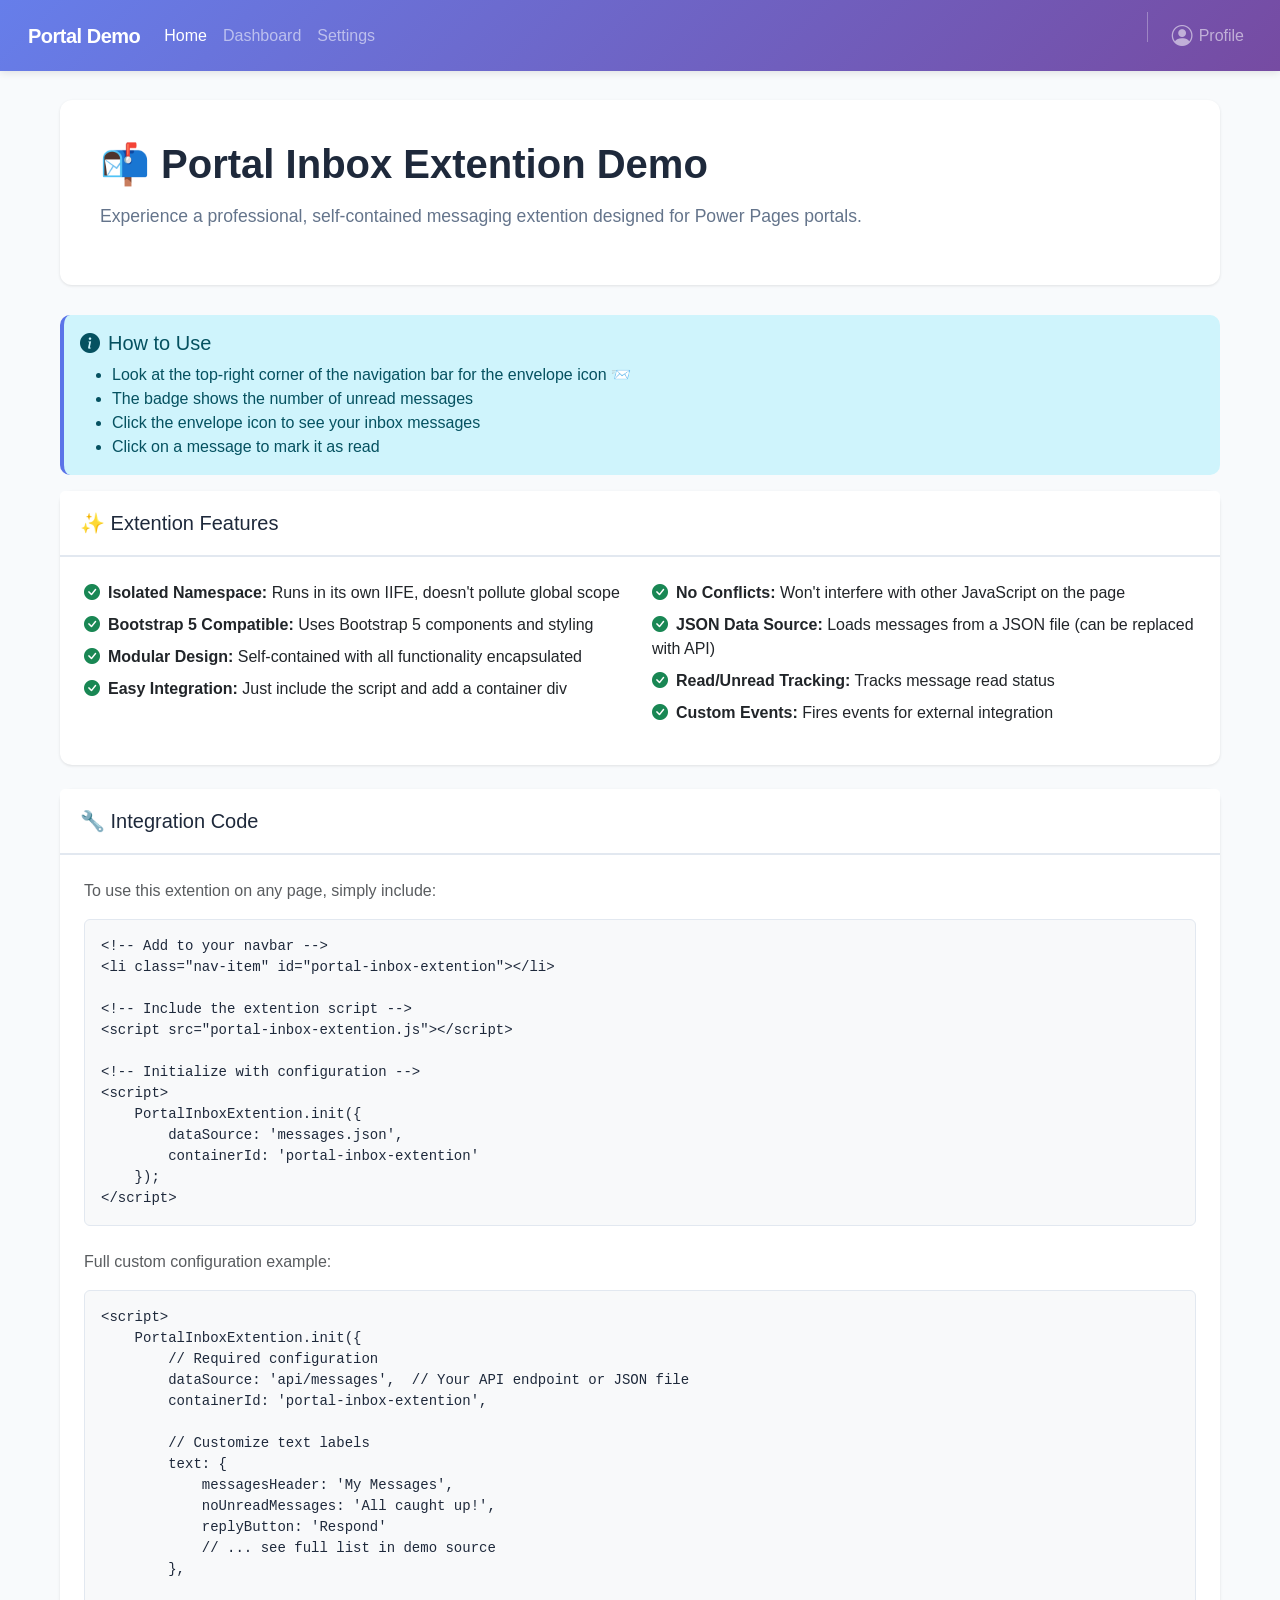
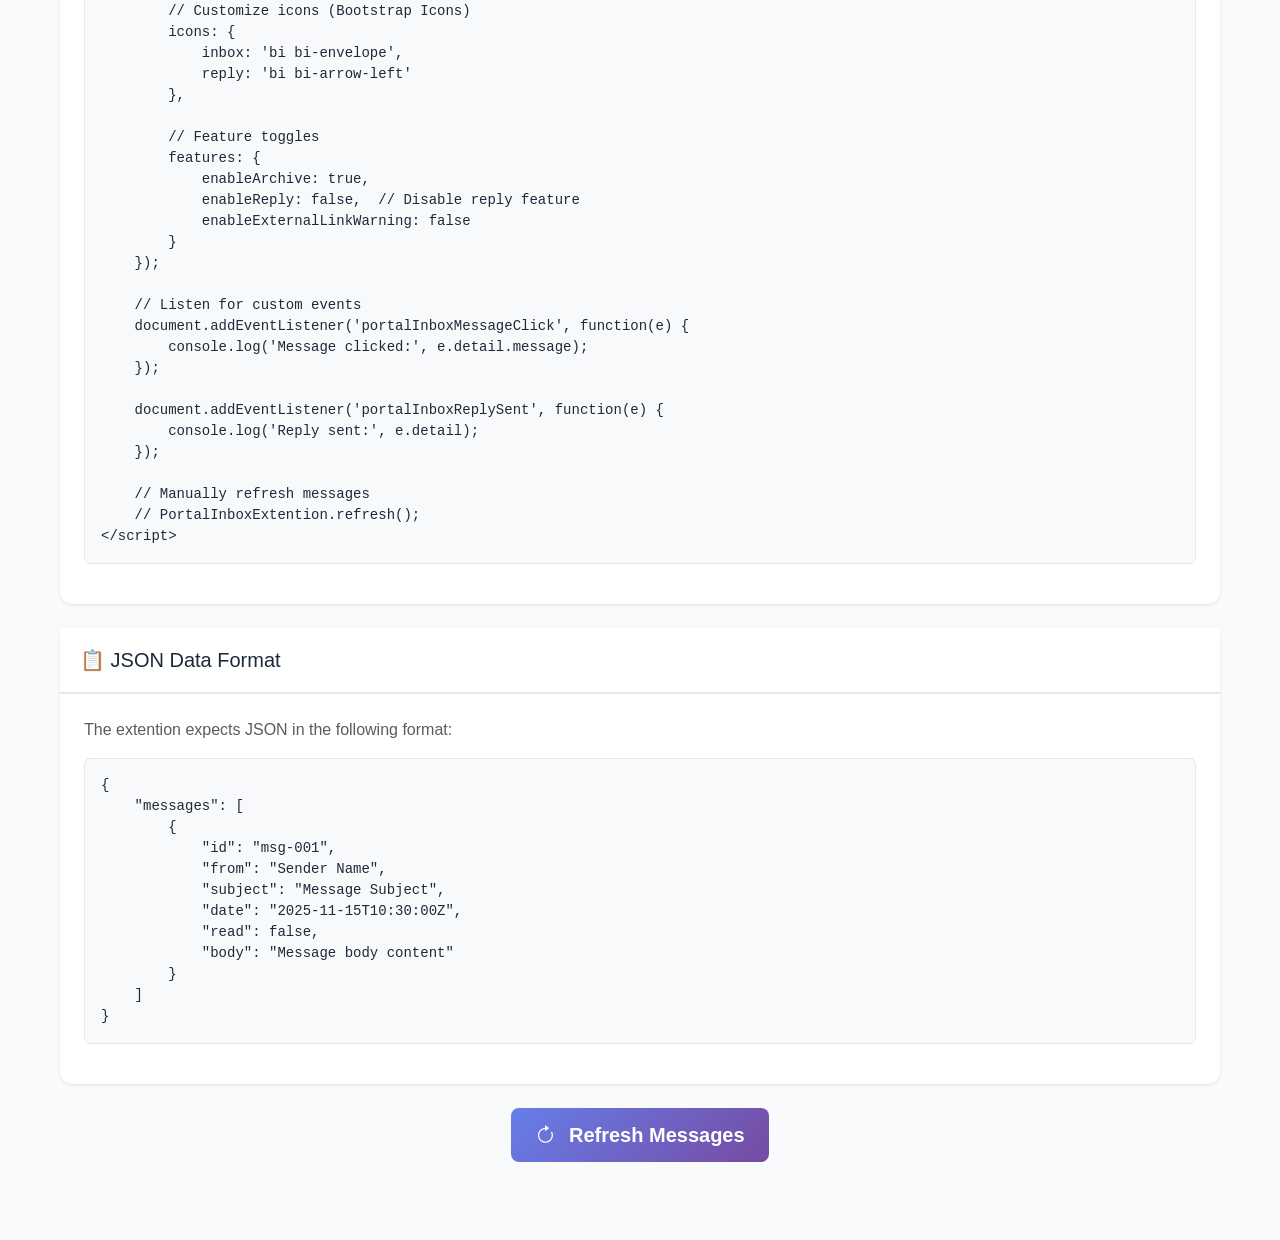
<file: portal-inbox-extention/index.html>
<!DOCTYPE html>
<html lang="en">
<head>
    <meta charset="UTF-8">
    <meta name="viewport" content="width=device-width, initial-scale=1.0">
    <title>Portal Inbox Extention - Demo</title>
    
    <!-- Bootstrap 5 CSS -->
    <link href="https://cdn.jsdelivr.net/npm/bootstrap@5.3.2/dist/css/bootstrap.min.css" rel="stylesheet">
    
    <!-- Bootstrap Icons -->
    <link rel="stylesheet" href="https://cdn.jsdelivr.net/npm/bootstrap-icons@1.11.1/font/bootstrap-icons.css">
    
    <style>
        :root {
            --primary-color: #5b73e8;
            --secondary-color: #4a5568;
            --success-color: #10b981;
            --danger-color: #ef4444;
            --light-bg: #f8fafc;
            --border-color: #e2e8f0;
            --text-muted: #64748b;
        }

        body {
            padding-top: 70px;
            background-color: var(--light-bg);
            font-family: -apple-system, BlinkMacSystemFont, 'Segoe UI', Roboto, 'Helvetica Neue', Arial, sans-serif;
        }

        /* Navbar Styling */
        .navbar {
            box-shadow: 0 2px 8px rgba(0, 0, 0, 0.1);
            background: linear-gradient(135deg, #667eea 0%, #764ba2 100%) !important;
            padding: 0.75rem 1rem;
        }

        .navbar-brand {
            font-weight: 600;
            font-size: 1.25rem;
            letter-spacing: -0.5px;
        }

        /* Navbar Separator */
        .navbar-divider {
            width: 1px;
            height: 30px;
            background-color: rgba(255, 255, 255, 0.3);
            margin: 0 1rem;
        }

        /* Demo Content */
        .demo-content {
            max-width: 1200px;
            margin: 0 auto;
            padding: 30px 20px;
        }

        .hero-section {
            background: white;
            border-radius: 12px;
            padding: 40px;
            margin-bottom: 30px;
            box-shadow: 0 1px 3px rgba(0, 0, 0, 0.1);
        }

        .hero-section h1 {
            color: #1e293b;
            font-weight: 700;
            margin-bottom: 15px;
        }

        .hero-section .lead {
            color: var(--text-muted);
            font-size: 1.1rem;
        }

        /* Card Styling */
        .card {
            border: none;
            border-radius: 12px;
            box-shadow: 0 1px 3px rgba(0, 0, 0, 0.1);
            margin-bottom: 24px;
            transition: transform 0.2s, box-shadow 0.2s;
        }

        .card:hover {
            transform: translateY(-2px);
            box-shadow: 0 4px 12px rgba(0, 0, 0, 0.15);
        }

        .card-header {
            background-color: white;
            border-bottom: 2px solid var(--border-color);
            padding: 20px;
            font-weight: 600;
            color: #1e293b;
        }

        .card-body {
            padding: 24px;
        }

        /* Alert Styling */
        .alert {
            border: none;
            border-radius: 10px;
            border-left: 4px solid var(--primary-color);
        }

        /* Badge Styling */
        #portal-inbox-badge {
            font-size: 0.65rem;
            padding: 0.25em 0.5em;
            font-weight: 600;
        }

        /* Dropdown Menu Styling */
        .dropdown-menu {
            border: none;
            border-radius: 12px;
            box-shadow: 0 10px 40px rgba(0, 0, 0, 0.15);
            padding: 0;
            overflow: hidden;
            margin-top: 0.5rem !important;
        }

        .dropdown-header {
            background: linear-gradient(135deg, #667eea 0%, #764ba2 100%);
            color: white;
            font-weight: 700;
            font-size: 1rem;
            padding: 16px 20px;
            margin: 0;
            border-radius: 0;
        }

        .dropdown-divider {
            margin: 0;
            border-color: var(--border-color);
        }

        .dropdown-item {
            padding: 16px 20px;
            transition: background-color 0.15s;
            border-bottom: 1px solid var(--border-color);
        }

        .dropdown-item:last-child {
            border-bottom: none;
        }

        .dropdown-item:hover {
            background-color: #f1f5f9;
        }

        .dropdown-item.fw-bold {
            background-color: #f8f9ff;
        }

        /* Message Item Styling */
        .message-from {
            color: #1e293b;
            font-weight: 600;
            font-size: 0.95rem;
        }

        .message-subject {
            color: var(--secondary-color);
            font-size: 0.9rem;
            line-height: 1.4;
        }

        .message-time {
            color: var(--text-muted);
            font-size: 0.8rem;
        }

        .badge.bg-primary {
            background-color: var(--primary-color) !important;
            font-size: 0.7rem;
            padding: 0.25em 0.6em;
            font-weight: 600;
        }

        /* Nav Link Icons */
        .nav-link {
            display: flex;
            align-items: center;
            gap: 6px;
            transition: opacity 0.2s;
            cursor: pointer;
        }

        .nav-link:hover {
            opacity: 0.8;
        }

        .nav-link i {
            font-size: 1.3rem;
        }

        /* Dropdown toggle cursor */
        .dropdown-toggle {
            cursor: pointer;
        }

        /* Button Styling */
        .btn-primary {
            background: linear-gradient(135deg, #667eea 0%, #764ba2 100%);
            border: none;
            padding: 12px 24px;
            font-weight: 600;
            border-radius: 8px;
            transition: transform 0.2s, box-shadow 0.2s;
        }

        .btn-primary:hover {
            transform: translateY(-2px);
            box-shadow: 0 4px 12px rgba(102, 126, 234, 0.4);
            background: linear-gradient(135deg, #5563d1 0%, #673d8f 100%);
        }

        /* Code Block Styling */
        pre {
            border-radius: 8px;
            border: 1px solid var(--border-color);
        }

        pre code {
            color: #1e293b;
            font-size: 0.875rem;
        }

        /* Responsive */
        @media (max-width: 768px) {
            .hero-section {
                padding: 24px;
            }
            
            .navbar-divider {
                display: none;
            }
        }

        /* Empty State */
        .dropdown-item-text {
            padding: 20px;
            text-align: center;
        }

        /* Toggle View Button */
        #portal-toggle-view {
            transition: background-color 0.2s;
        }

        #portal-toggle-view:hover {
            background-color: #f8f9ff !important;
        }

        /* Avatar placeholder for messages */
        .message-avatar {
            width: 40px;
            height: 40px;
            border-radius: 50%;
            background: linear-gradient(135deg, #667eea 0%, #764ba2 100%);
            display: inline-flex;
            align-items: center;
            justify-content: center;
            color: white;
            font-weight: 600;
            margin-right: 12px;
            flex-shrink: 0;
        }

        /* Modal Styling */
        .modal-content {
            border: none;
            border-radius: 12px;
            box-shadow: 0 10px 40px rgba(0, 0, 0, 0.2);
        }

        .modal-header {
            background: linear-gradient(135deg, #667eea 0%, #764ba2 100%);
            color: white;
            border-radius: 12px 12px 0 0;
            padding: 1.25rem 1.5rem;
        }

        .modal-header .btn-close {
            filter: brightness(0) invert(1);
            opacity: 0.8;
        }

        .modal-header .btn-close:hover {
            opacity: 1;
        }

        .modal-title {
            font-weight: 600;
            font-size: 1.1rem;
        }

        .modal-body {
            padding: 1.5rem;
            max-height: 70vh;
            overflow-y: auto;
        }

        .modal-footer {
            border-top: 1px solid var(--border-color);
            padding: 1rem 1.5rem;
        }

        /* Message Modal Specific */
        .message-header {
            padding-bottom: 1rem;
            border-bottom: 1px solid var(--border-color);
        }

        .message-body {
            padding: 1rem 0;
            line-height: 1.6;
            color: var(--secondary-color);
        }

        .message-body a {
            color: var(--primary-color);
            text-decoration: none;
            font-weight: 500;
            border-bottom: 1px solid transparent;
            transition: border-bottom-color 0.2s;
            cursor: pointer;
        }

        .message-body a:hover {
            border-bottom-color: var(--primary-color);
        }

        /* Reply Section */
        .reply-compose {
            background-color: #f8f9ff;
            padding: 1.25rem;
            border-radius: 8px;
            border: 2px solid var(--primary-color);
        }

        #portalReplyText {
            border: 1px solid var(--border-color);
            border-radius: 6px;
            font-size: 0.95rem;
            resize: vertical;
        }

        #portalReplyText:focus {
            border-color: var(--primary-color);
            box-shadow: 0 0 0 0.2rem rgba(102, 126, 234, 0.25);
        }
    </style>
</head>
<body>
    <!-- Navigation Bar -->
    <nav class="navbar navbar-expand-lg navbar-dark bg-dark fixed-top">
        <div class="container-fluid">
            <a class="navbar-brand" href="#">Portal Demo</a>
            <button class="navbar-toggler" type="button" data-bs-toggle="collapse" data-bs-target="#navbarNav" aria-controls="navbarNav" aria-expanded="false" aria-label="Toggle navigation">
                <span class="navbar-toggler-icon"></span>
            </button>
            <div class="collapse navbar-collapse" id="navbarNav">
                <ul class="navbar-nav me-auto">
                    <li class="nav-item">
                        <a class="nav-link active" href="#">Home</a>
                    </li>
                    <li class="nav-item">
                        <a class="nav-link" href="#">Dashboard</a>
                    </li>
                    <li class="nav-item">
                        <a class="nav-link" href="#">Settings</a>
                    </li>
                </ul>
                
                                <!-- Portal Inbox Extention Container -->
                <ul class="navbar-nav ms-auto">
                    <li class="nav-item" id="portal-inbox-extention">
                        <!-- Extention will be injected here -->
                    <li class="navbar-divider"></li>
                    <li class="nav-item">
                        <a class="nav-link" href="#">
                            <i class="bi bi-person-circle"></i>
                            <span class="d-none d-md-inline">Profile</span>
                        </a>
                    </li>
                </ul>
            </div>
        </div>
    </nav>

    <!-- Main Content -->
    <div class="demo-content">
        <div class="hero-section">
            <h1>📬 Portal Inbox Extention Demo</h1>
            <p class="lead">Experience a professional, self-contained messaging extention designed for Power Pages portals.</p>
        </div>
        
        <div class="alert alert-info">
            <h5><i class="bi bi-info-circle-fill me-2"></i>How to Use</h5>
            <ul class="mb-0">
                <li>Look at the top-right corner of the navigation bar for the envelope icon 📨</li>
                <li>The badge shows the number of unread messages</li>
                <li>Click the envelope icon to see your inbox messages</li>
                <li>Click on a message to mark it as read</li>
            </ul>
        </div>

        <div class="card">
            <div class="card-header">
                <h5 class="mb-0">✨ Extention Features</h5>
            </div>
            <div class="card-body">
                <div class="row">
                    <div class="col-md-6">
                        <ul class="list-unstyled">
                            <li class="mb-2"><i class="bi bi-check-circle-fill text-success me-2"></i><strong>Isolated Namespace:</strong> Runs in its own IIFE, doesn't pollute global scope</li>
                            <li class="mb-2"><i class="bi bi-check-circle-fill text-success me-2"></i><strong>Bootstrap 5 Compatible:</strong> Uses Bootstrap 5 components and styling</li>
                            <li class="mb-2"><i class="bi bi-check-circle-fill text-success me-2"></i><strong>Modular Design:</strong> Self-contained with all functionality encapsulated</li>
                            <li class="mb-2"><i class="bi bi-check-circle-fill text-success me-2"></i><strong>Easy Integration:</strong> Just include the script and add a container div</li>
                        </ul>
                    </div>
                    <div class="col-md-6">
                        <ul class="list-unstyled">
                            <li class="mb-2"><i class="bi bi-check-circle-fill text-success me-2"></i><strong>No Conflicts:</strong> Won't interfere with other JavaScript on the page</li>
                            <li class="mb-2"><i class="bi bi-check-circle-fill text-success me-2"></i><strong>JSON Data Source:</strong> Loads messages from a JSON file (can be replaced with API)</li>
                            <li class="mb-2"><i class="bi bi-check-circle-fill text-success me-2"></i><strong>Read/Unread Tracking:</strong> Tracks message read status</li>
                            <li class="mb-2"><i class="bi bi-check-circle-fill text-success me-2"></i><strong>Custom Events:</strong> Fires events for external integration</li>
                        </ul>
                    </div>
                </div>
            </div>
        </div>

        <div class="card">
            <div class="card-header">
                <h5 class="mb-0">🔧 Integration Code</h5>
            </div>
            <div class="card-body">
                <p class="text-muted">To use this extention on any page, simply include:</p>
                <pre class="bg-light p-3 rounded"><code>&lt;!-- Add to your navbar --&gt;
&lt;li class="nav-item" id="portal-inbox-extention"&gt;&lt;/li&gt;

&lt;!-- Include the extention script --&gt;
&lt;script src="portal-inbox-extention.js"&gt;&lt;/script&gt;

&lt;!-- Initialize with configuration --&gt;
&lt;script&gt;
    PortalInboxExtention.init({
        dataSource: 'messages.json',
        containerId: 'portal-inbox-extention'
    });
&lt;/script&gt;</code></pre>
                
                <p class="mt-4 text-muted">Full custom configuration example:</p>
                <pre class="bg-light p-3 rounded"><code>&lt;script&gt;
    PortalInboxExtention.init({
        // Required configuration
        dataSource: 'api/messages',  // Your API endpoint or JSON file
        containerId: 'portal-inbox-extention',
        
        // Customize text labels
        text: {
            messagesHeader: 'My Messages',
            noUnreadMessages: 'All caught up!',
            replyButton: 'Respond'
            // ... see full list in demo source
        },
        
        // Customize icons (Bootstrap Icons)
        icons: {
            inbox: 'bi bi-envelope',
            reply: 'bi bi-arrow-left'
        },
        
        // Feature toggles
        features: {
            enableArchive: true,
            enableReply: false,  // Disable reply feature
            enableExternalLinkWarning: false
        }
    });
    
    // Listen for custom events
    document.addEventListener('portalInboxMessageClick', function(e) {
        console.log('Message clicked:', e.detail.message);
    });
    
    document.addEventListener('portalInboxReplySent', function(e) {
        console.log('Reply sent:', e.detail);
    });
    
    // Manually refresh messages
    // PortalInboxExtention.refresh();
&lt;/script&gt;</code></pre>
            </div>
        </div>

        <div class="card">
            <div class="card-header">
                <h5 class="mb-0">📋 JSON Data Format</h5>
            </div>
            <div class="card-body">
                <p class="text-muted">The extention expects JSON in the following format:</p>
                <pre class="bg-light p-3 rounded"><code>{
    "messages": [
        {
            "id": "msg-001",
            "from": "Sender Name",
            "subject": "Message Subject",
            "date": "2025-11-15T10:30:00Z",
            "read": false,
            "body": "Message body content"
        }
    ]
}</code></pre>
            </div>
        </div>

        <div class="text-center mt-4 mb-5">
            <button class="btn btn-primary btn-lg" onclick="PortalInboxExtention.refresh()">
                <i class="bi bi-arrow-clockwise me-2"></i> Refresh Messages
            </button>
        </div>
    </div>

    <!-- Bootstrap 5 JS Bundle -->
    <script src="https://cdn.jsdelivr.net/npm/bootstrap@5.3.2/dist/js/bootstrap.bundle.min.js"></script>
    
    <!-- Portal Inbox Extention -->
    <script src="portal-inbox-extention.js"></script>
    
    <!-- Initialize Portal Inbox Extension with Configuration -->
    <script>
        // Initialize the extension with all configuration
        PortalInboxExtention.init({
            // Required: Data source and container
            dataSource: 'messages.json',
            containerId: 'portal-inbox-extention',
            
            // Optional: Customize UI text (showing defaults, you can override any)
            text: {
                dropdownToggleIcon: 'bi bi-envelope-fill',
                messagesHeader: 'Messages',
                archivedHeader: 'Archived Messages',
                unreadLabel: 'unread',
                noUnreadMessages: 'No unread messages',
                noArchivedMessages: 'No archived messages',
                viewArchived: 'View Archived Messages',
                viewUnread: 'View Unread Messages',
                loadingMessages: 'Loading messages...',
                failedToLoad: 'Failed to load messages',
                modalTitle: 'Message',
                closeButton: 'Close',
                replyButton: 'Reply',
                sendReplyButton: 'Send Reply',
                cancelButton: 'Cancel',
                replyPlaceholder: 'Type your reply here...',
                replyLabel: 'Your Reply:',
                originalMessageLabel: 'Original Message:',
                toLabel: 'To: You',
                newBadge: 'New',
                justNow: 'Just now',
                minuteAgo: 'minute ago',
                minutesAgo: 'minutes ago',
                hourAgo: 'hour ago',
                hoursAgo: 'hours ago',
                dayAgo: 'day ago',
                daysAgo: 'days ago',
                replyPrompt: 'Please enter a reply message.',
                confirmSend: 'Are you sure you want to send this reply?',
                replySent: 'Reply sent successfully!',
                externalLinkWarning: 'You are about to leave this website and navigate to an external site.\n\nExternal Site: {domain}\n\nThis link is being provided for your convenience. We are not responsible for the content, privacy policies, or practices of external sites.\n\nDo you wish to continue?'
            },
            
            // Optional: Customize icons (Bootstrap Icons classes)
            icons: {
                inbox: 'bi bi-inbox-fill',
                archive: 'bi bi-archive-fill',
                reply: 'bi bi-reply-fill',
                send: 'bi bi-send-fill'
            },
            
            // Optional: Customize styles
            styles: {
                dropdownMinWidth: '350px',
                dropdownMaxHeight: '400px',
                badgeDisplay: 'inline-block'
            },
            
            // Optional: Feature flags
            features: {
                enableArchive: true,           // Show archive toggle
                enableReply: true,             // Show reply button
                enableExternalLinkWarning: true, // Warn before opening external links
                allowHtmlInMessages: true      // Allow HTML (links) in message bodies
            }
        });
    </script>
    
    <!-- Demo event listeners -->
    <script>
        // Listen for message click events
        document.addEventListener('portalInboxMessageClick', function(e) {
            console.log('Message clicked:', e.detail.message);
            // You can add custom handling here, such as:
            // - Opening a modal with full message content
            // - Navigating to a message detail page
            // - Making an API call to mark as read on the server
        });

        // Listen for reply sent events
        document.addEventListener('portalInboxReplySent', function(e) {
            console.log('Reply sent:', e.detail);
            // You can add custom handling here, such as:
            // - Making an API call to send the reply to the server
            // - Updating the UI to show the reply was sent
            // - Adding the reply to a conversation thread
            console.log('Original Message ID:', e.detail.originalMessage.id);
            console.log('Reply Text:', e.detail.replyText);
            console.log('Timestamp:', e.detail.timestamp);
        });
    </script>
</body>
</html>
</file>
